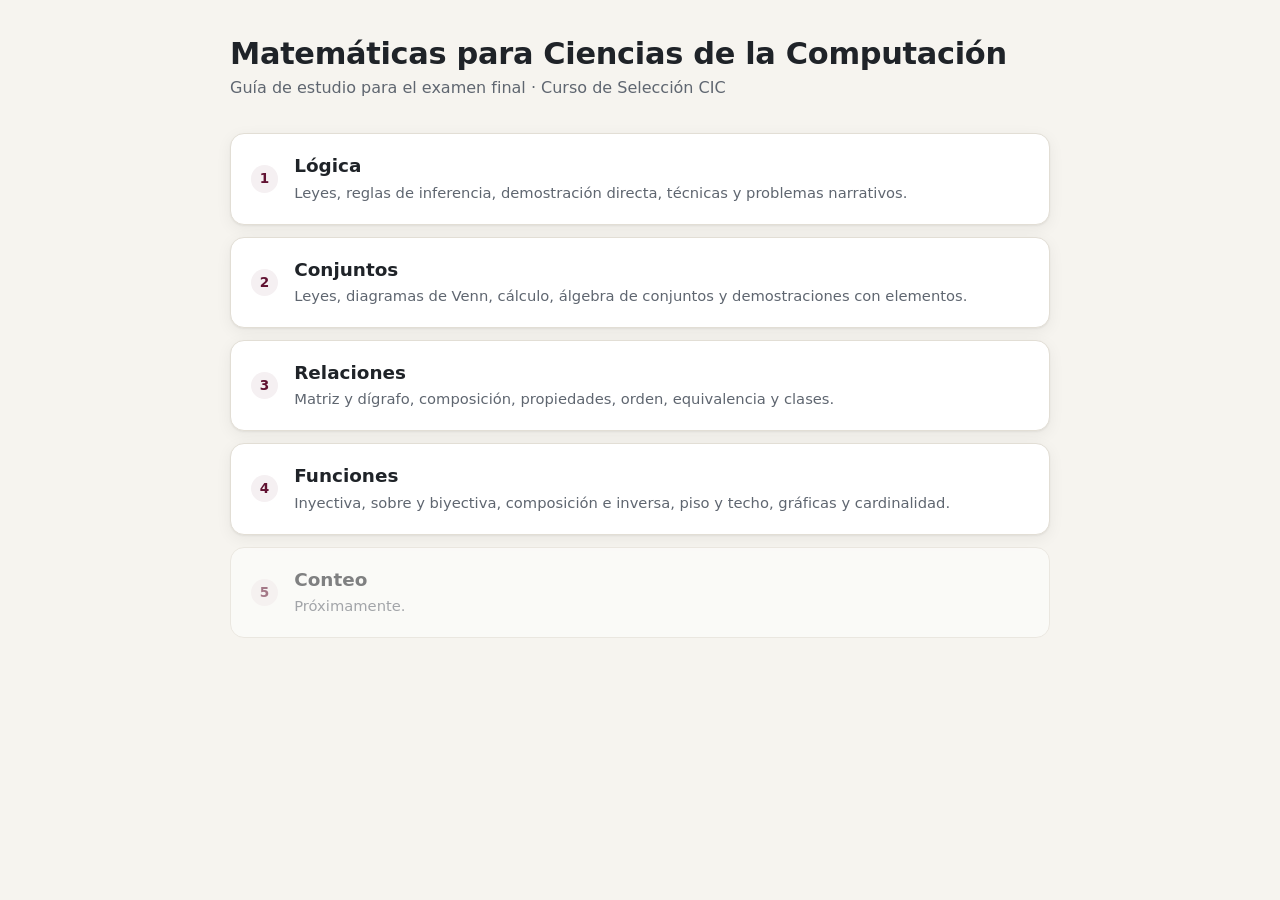
<file: index.html>
<!DOCTYPE html>
<html lang="es">
<head>
  <meta charset="utf-8">
  <meta name="viewport" content="width=device-width, initial-scale=1">
  <title>Estudio · Matemáticas para Ciencias de la Computación</title>
  <link rel="stylesheet" href="assets/css/estilos.css">
</head>
<body>
  <header class="encabezado">
    <h1>Matemáticas para Ciencias de la Computación</h1>
    <p class="sub">Guía de estudio para el examen final · Curso de Selección CIC</p>
  </header>
  <main>
    <ul id="unidades" class="unidades"></ul>
  </main>
  <script src="unidades.js"></script>
  <script>
    const lista = document.getElementById('unidades');
    window.UNIDADES.forEach((u, i) => {
      const li = document.createElement('li');
      const inner = u.lista ? document.createElement('a') : document.createElement('div');
      if (u.lista) inner.href = u.id + '/';
      inner.className = 'unidad' + (u.lista ? '' : ' pendiente');
      inner.innerHTML = `<span class="num">${i + 1}</span><span><strong></strong><small></small></span>`;
      inner.querySelector('strong').textContent = u.nombre;
      inner.querySelector('small').textContent = u.resumen;
      li.append(inner);
      lista.append(li);
    });
  </script>
</body>
</html>
</file>
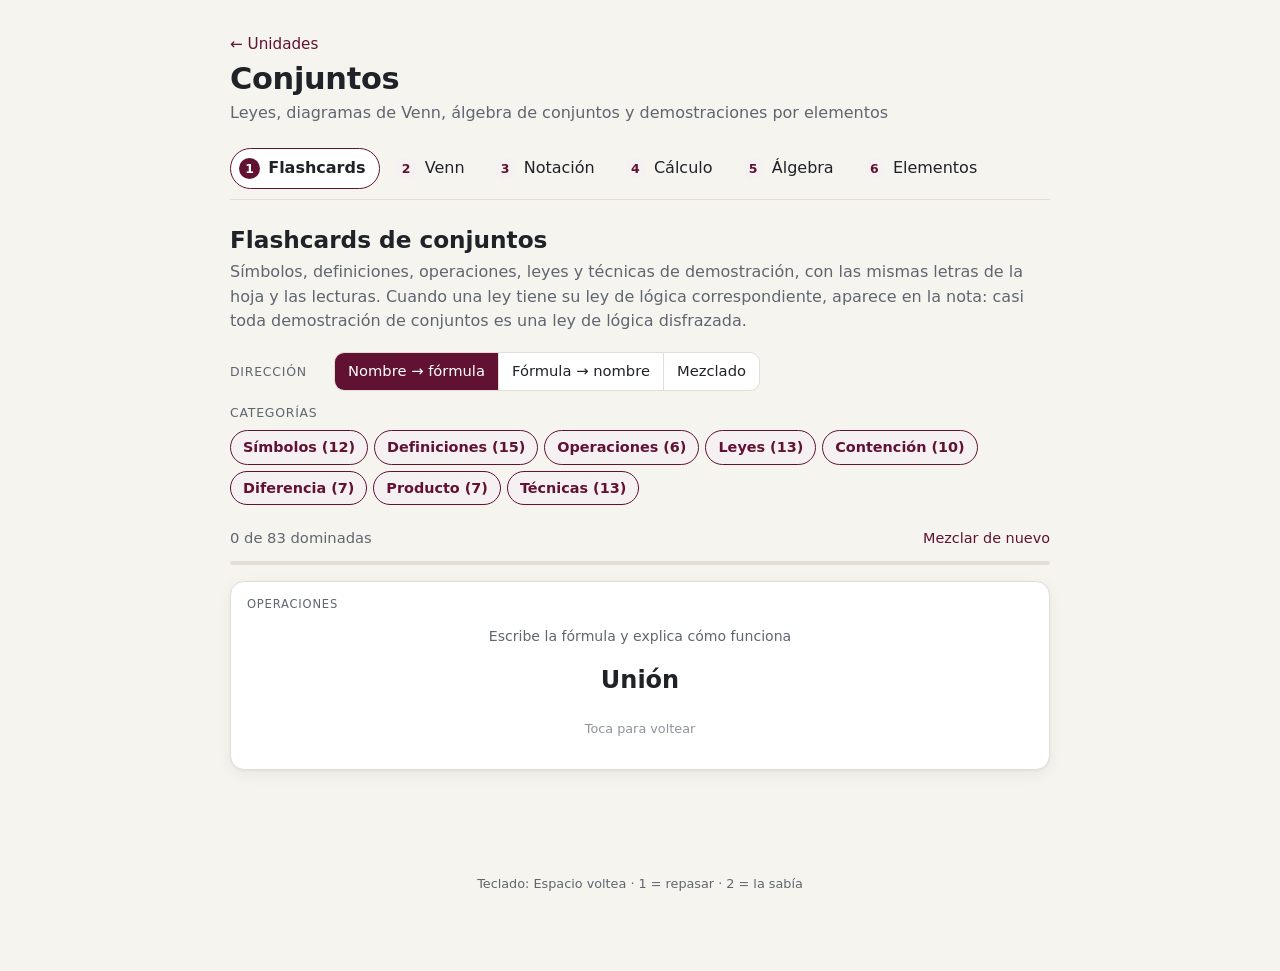
<file: conjuntos/index.html>
<!DOCTYPE html>
<html lang="es">
<head>
  <meta charset="utf-8">
  <meta name="viewport" content="width=device-width, initial-scale=1">
  <title>Conjuntos · Estudio de Matemáticas</title>
  <link rel="stylesheet" href="../assets/css/estilos.css">
  <link rel="stylesheet" href="../assets/css/extras.css">
</head>
<body>
  <header class="encabezado">
    <a class="volver" href="../">← Unidades</a>
    <h1>Conjuntos</h1>
    <p class="sub">Leyes, diagramas de Venn, álgebra de conjuntos y demostraciones por elementos</p>
  </header>
  <main id="app"></main>

  <!-- Núcleo y motores compartidos -->
  <script src="../assets/js/estudio.js"></script>
  <script src="../assets/js/tarjetas.js"></script>
  <script src="../assets/js/problemas.js"></script>
  <script src="../assets/js/conjuntos-expr.js"></script>
  <script src="../assets/js/venn.js"></script>

  <!-- Datos de esta unidad: el orden de los scripts es el orden de las pestañas -->
  <script>ESTUDIO.unidad({ id: 'conjuntos', titulo: 'Conjuntos' });</script>
  <script src="datos/flashcards.js"></script>
  <script src="datos/venn-ejercicios.js"></script>
  <script src="datos/notacion.js"></script>
  <script src="datos/calculo.js"></script>
  <script src="datos/algebra.js"></script>
  <script src="datos/elementos.js"></script>

  <script>ESTUDIO.iniciar();</script>
</body>
</html>
</file>
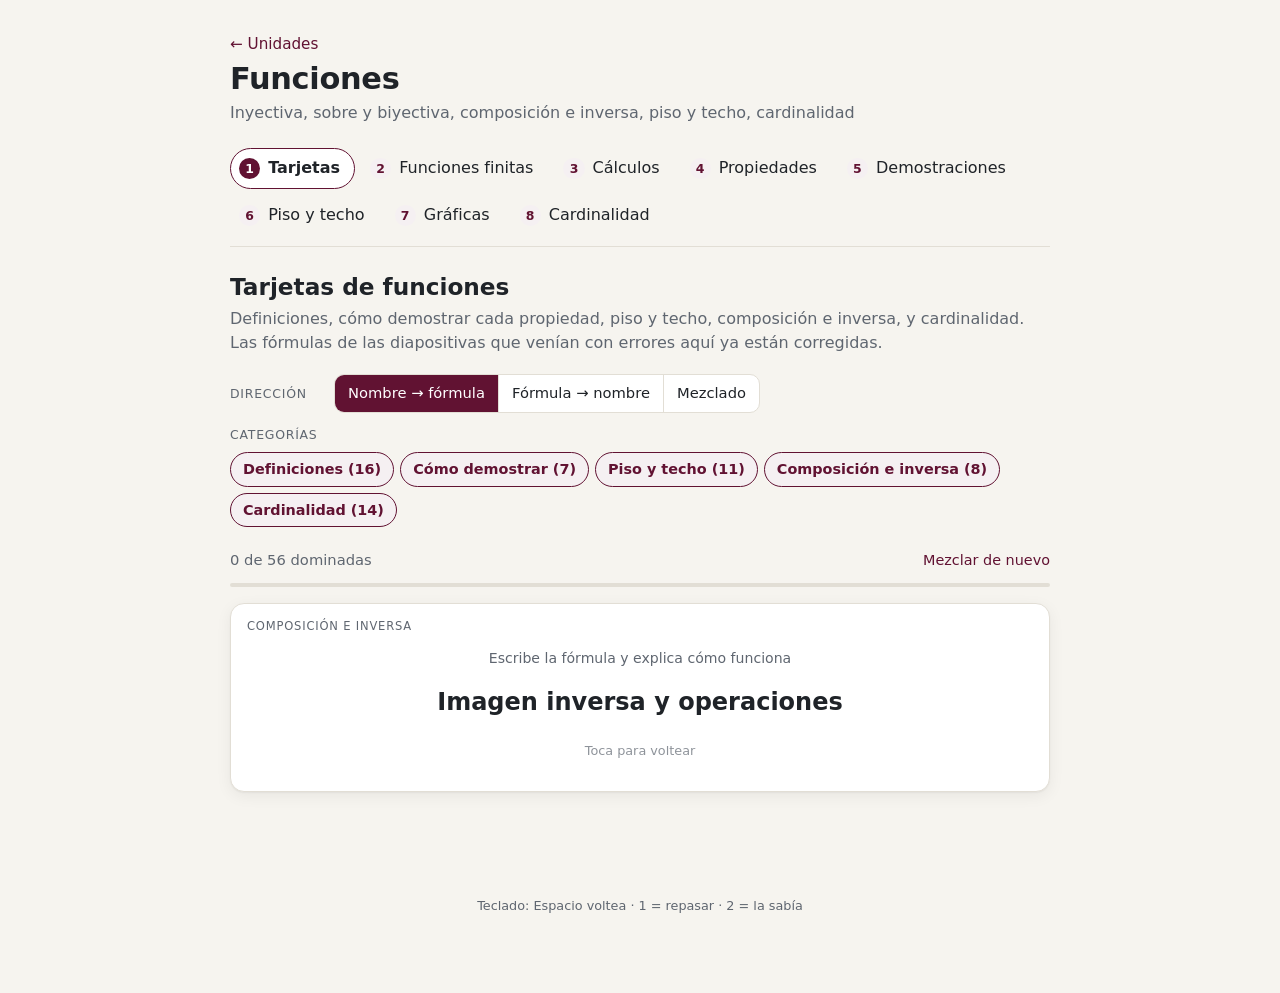
<file: funciones/index.html>
<!DOCTYPE html>
<html lang="es">
<head>
  <meta charset="utf-8">
  <meta name="viewport" content="width=device-width, initial-scale=1">
  <title>Funciones · Estudio de Matemáticas</title>
  <link rel="stylesheet" href="../assets/css/estilos.css">
  <link rel="stylesheet" href="../assets/css/extras.css">
  <link rel="stylesheet" href="../assets/css/matriz.css">
  <link rel="stylesheet" href="../assets/css/funciones.css">
</head>
<body>
  <header class="encabezado">
    <a class="volver" href="../">← Unidades</a>
    <h1>Funciones</h1>
    <p class="sub">Inyectiva, sobre y biyectiva, composición e inversa, piso y techo, cardinalidad</p>
  </header>
  <main id="app"></main>

  <!-- Núcleo y motores compartidos -->
  <script src="../assets/js/estudio.js"></script>
  <script src="../assets/js/tarjetas.js"></script>
  <script src="../assets/js/problemas.js"></script>
  <script src="../assets/js/relaciones.js"></script>
  <script src="../assets/js/funciones.js"></script>
  <script src="../assets/js/flechas.js"></script>
  <script src="../assets/js/grafica.js"></script>

  <!-- Datos de esta unidad: el orden de los scripts es el orden de las pestañas -->
  <script>ESTUDIO.unidad({ id: 'funciones', titulo: 'Funciones' });</script>
  <script src="datos/tarjetas.js"></script>
  <script src="datos/finitas.js"></script>
  <script src="datos/calculo.js"></script>
  <script src="datos/propiedades.js"></script>
  <script src="datos/demostraciones.js"></script>
  <script src="datos/pisotecho.js"></script>
  <script src="datos/graficas.js"></script>
  <script src="datos/cardinalidad.js"></script>

  <script>ESTUDIO.iniciar();</script>
</body>
</html>
</file>
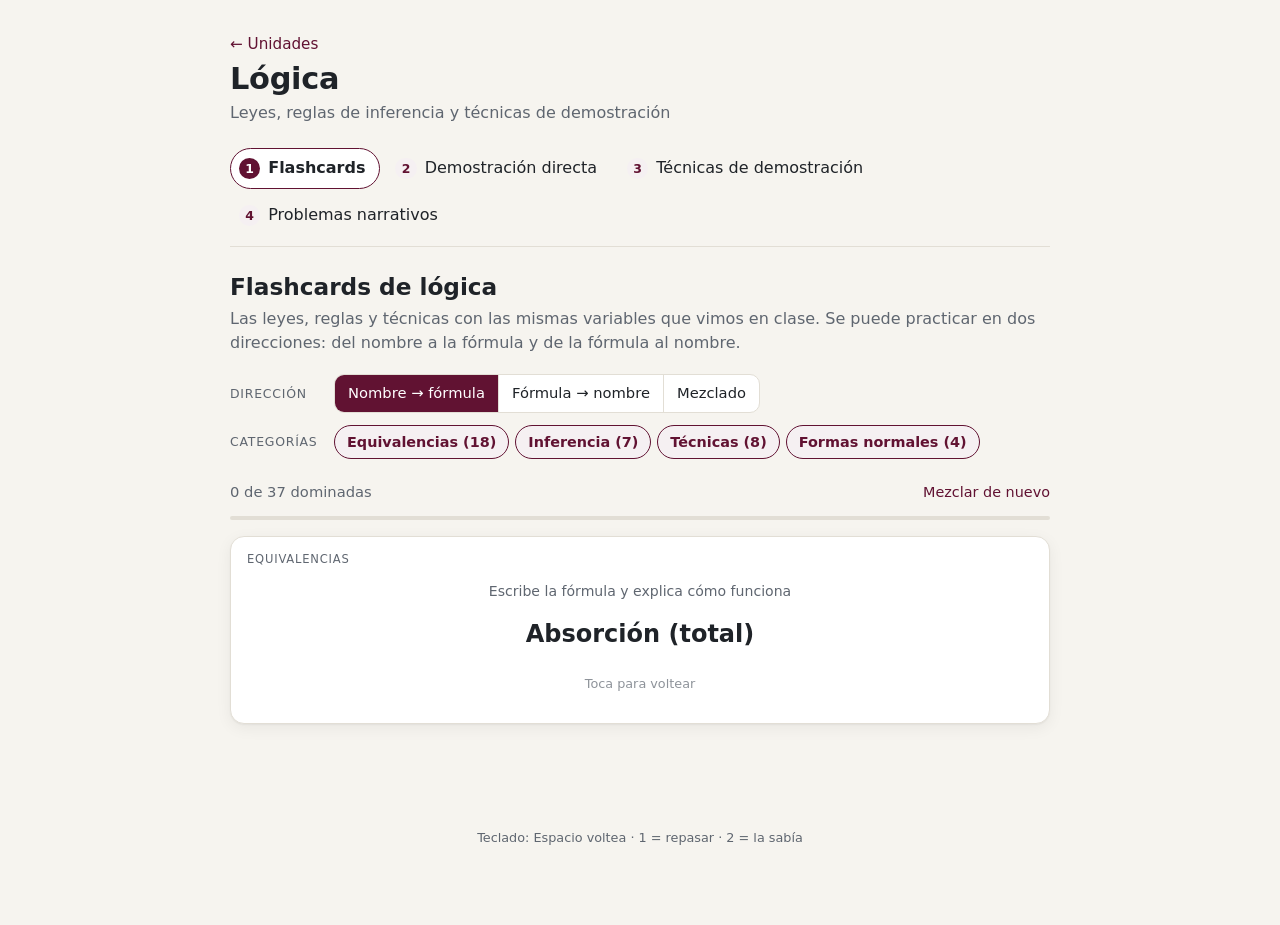
<file: logica/index.html>
<!DOCTYPE html>
<html lang="es">
<head>
  <meta charset="utf-8">
  <meta name="viewport" content="width=device-width, initial-scale=1">
  <title>Lógica · Estudio de Matemáticas</title>
  <link rel="stylesheet" href="../assets/css/estilos.css">
</head>
<body>
  <header class="encabezado">
    <a class="volver" href="../">← Unidades</a>
    <h1>Lógica</h1>
    <p class="sub">Leyes, reglas de inferencia y técnicas de demostración</p>
  </header>
  <main id="app"></main>

  <!-- Núcleo y motores compartidos -->
  <script src="../assets/js/estudio.js"></script>
  <script src="../assets/js/tarjetas.js"></script>
  <script src="../assets/js/problemas.js"></script>

  <!-- Datos de esta unidad: el orden de los scripts es el orden de las pestañas -->
  <script>ESTUDIO.unidad({ id: 'logica', titulo: 'Lógica' });</script>
  <script src="datos/flashcards.js"></script>
  <script src="datos/directa.js"></script>
  <script src="datos/tecnicas.js"></script>
  <script src="datos/narrativas.js"></script>

  <script>ESTUDIO.iniciar();</script>
</body>
</html>
</file>
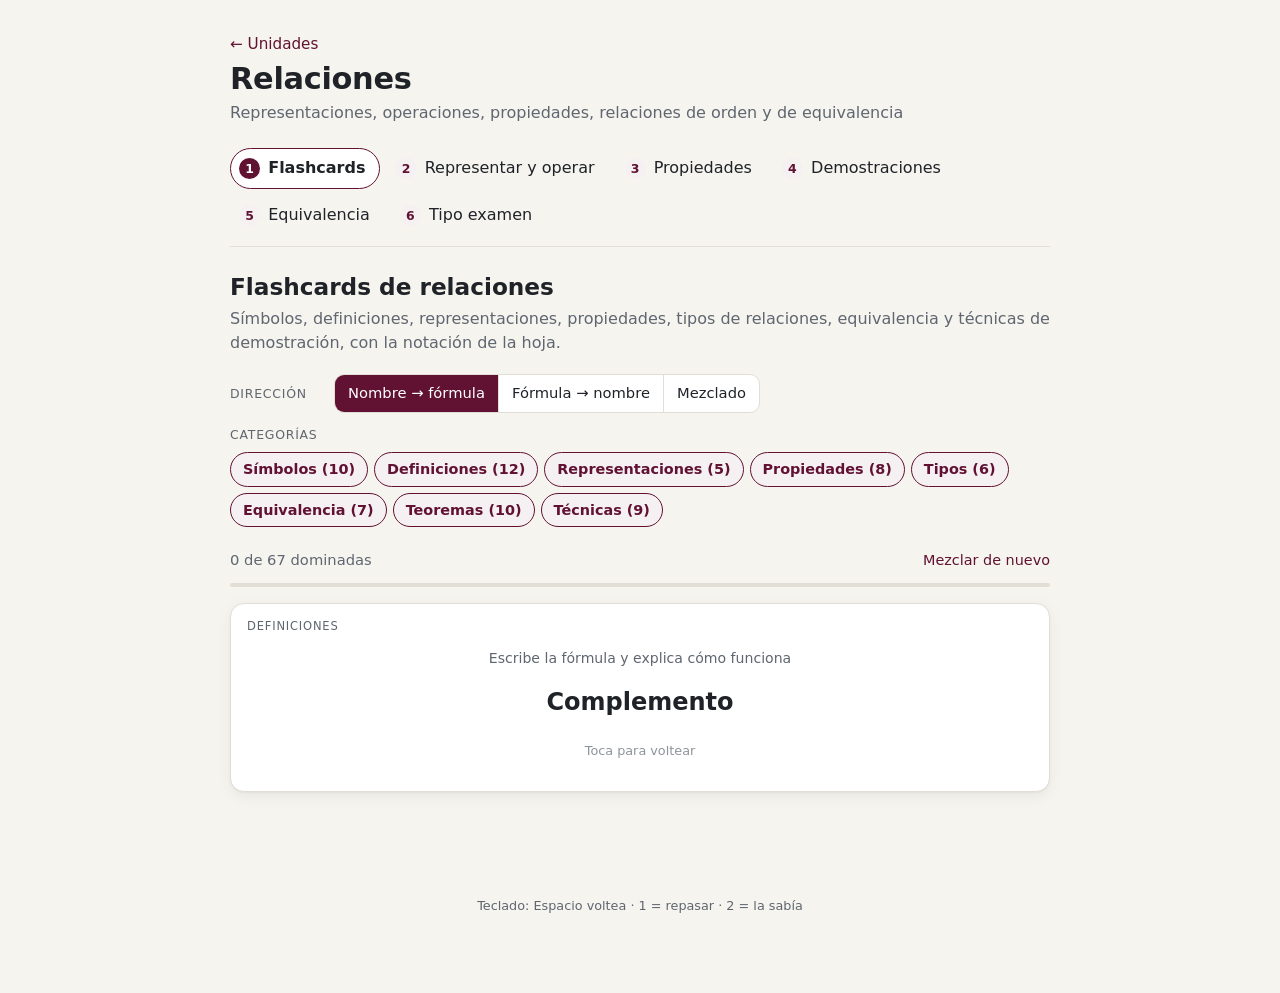
<file: relaciones/index.html>
<!DOCTYPE html>
<html lang="es">
<head>
  <meta charset="utf-8">
  <meta name="viewport" content="width=device-width, initial-scale=1">
  <title>Relaciones · Estudio de Matemáticas</title>
  <link rel="stylesheet" href="../assets/css/estilos.css">
  <link rel="stylesheet" href="../assets/css/extras.css">
  <link rel="stylesheet" href="../assets/css/matriz.css">
</head>
<body>
  <header class="encabezado">
    <a class="volver" href="../">← Unidades</a>
    <h1>Relaciones</h1>
    <p class="sub">Representaciones, operaciones, propiedades, relaciones de orden y de equivalencia</p>
  </header>
  <main id="app"></main>

  <!-- Núcleo y motores compartidos -->
  <script src="../assets/js/estudio.js"></script>
  <script src="../assets/js/tarjetas.js"></script>
  <script src="../assets/js/problemas.js"></script>
  <script src="../assets/js/relaciones.js"></script>
  <script src="../assets/js/matriz.js"></script>

  <!-- Datos de esta unidad: el orden de los scripts es el orden de las pestañas -->
  <script>ESTUDIO.unidad({ id: 'relaciones', titulo: 'Relaciones' });</script>
  <script src="datos/flashcards.js"></script>
  <script src="datos/operar.js"></script>
  <script src="datos/propiedades.js"></script>
  <script src="datos/demostraciones.js"></script>
  <script src="datos/equivalencia.js"></script>
  <script src="datos/examen.js"></script>

  <script>ESTUDIO.iniciar();</script>
</body>
</html>
</file>
<file: assets/css/estilos.css>
:root {
  --fondo: #f6f4ef;
  --superficie: #ffffff;
  --tinta: #1f2328;
  --tenue: #5f6670;
  --borde: #e2ded5;
  --acento: #611232;
  --acento-suave: #f5f0f2;
  --ok: #2e7d4f;
  --ok-suave: #e5f3ea;
  --aviso: #a3591b;
  --aviso-suave: #fbeee2;
  --sombra: 0 1px 2px rgb(0 0 0 / .05), 0 4px 16px rgb(0 0 0 / .06);
  --radio: 14px;
  --fuente: system-ui, -apple-system, "Segoe UI", Roboto, "Helvetica Neue", Arial, sans-serif;
  --fuente-formula: "Cambria Math", "STIX Two Math", "Latin Modern Math", "Cambria", "Georgia", "Segoe UI Symbol", serif;
}
@media (prefers-color-scheme: dark) {
  :root {
    --fondo: #16181c;
    --superficie: #1f2228;
    --tinta: #e8e6e1;
    --tenue: #9ba1aa;
    --borde: #33373f;
    --acento: #7fb0e0;
    --acento-suave: #24303d;
    --ok: #6fc995;
    --ok-suave: #1e3328;
    --aviso: #e8a46a;
    --aviso-suave: #3a2a1d;
    --sombra: 0 1px 2px rgb(0 0 0 / .3), 0 4px 16px rgb(0 0 0 / .3);
  }
}

* { box-sizing: border-box; }
body {
  margin: 0;
  background: var(--fondo);
  color: var(--tinta);
  font: 16px/1.55 var(--fuente);
}
main { max-width: 860px; margin: 0 auto; padding: 0 20px 64px; }
h1, h2, h3 { line-height: 1.2; }
button { font: inherit; color: inherit; }
.oculto { display: none !important; }

/* ---------- Encabezado ---------- */
.encabezado { max-width: 860px; margin: 0 auto; padding: 32px 20px 12px; }
.encabezado h1 { margin: 4px 0 4px; font-size: 1.9rem; letter-spacing: -.01em; }
.encabezado .sub { margin: 0; color: var(--tenue); }
.volver { color: var(--acento); text-decoration: none; font-size: .95rem; }
.volver:hover { text-decoration: underline; }

/* ---------- Inicio ---------- */
.unidades { list-style: none; padding: 0; margin: 20px 0; display: grid; gap: 12px; }
.unidad {
  display: flex; gap: 16px; align-items: center;
  padding: 18px 20px; border-radius: var(--radio);
  background: var(--superficie); border: 1px solid var(--borde); box-shadow: var(--sombra);
  color: inherit; text-decoration: none;
}
a.unidad:hover { border-color: var(--acento); }
.unidad strong { display: block; font-size: 1.15rem; }
.unidad small { color: var(--tenue); font-size: .92rem; }
.unidad.pendiente { opacity: .55; box-shadow: none; }
.num {
  flex: none; display: inline-grid; place-items: center;
  width: 2em; height: 2em; border-radius: 50%;
  background: var(--acento-suave); color: var(--acento); font-weight: 650; font-size: .85rem;
}

/* ---------- Pestañas ---------- */
.pestanas {
  position: sticky; top: 0; z-index: 5;
  display: flex; gap: 6px; overflow-x: auto; padding: 10px 0;
  background: var(--fondo); border-bottom: 1px solid var(--borde);
  scrollbar-width: thin;
}
@media (min-width: 700px) { .pestanas { flex-wrap: wrap; } }
.pestana {
  flex: none; display: flex; gap: 8px; align-items: center;
  padding: 7px 14px 7px 8px; border-radius: 999px; cursor: pointer;
  background: transparent; border: 1px solid transparent; white-space: nowrap;
}
.pestana .num { width: 1.7em; height: 1.7em; font-size: .78rem; }
.pestana:hover { background: var(--superficie); border-color: var(--borde); }
.pestana[aria-current="page"] { background: var(--superficie); border-color: var(--acento); font-weight: 600; }
.pestana[aria-current="page"] .num { background: var(--acento); color: var(--superficie); }

.panel h2 { margin: 26px 0 6px; font-size: 1.45rem; }
.descripcion { color: var(--tenue); margin: 0 0 18px; }

/* ---------- Controles de tarjetas ---------- */
.controles { display: grid; gap: 12px; margin-bottom: 18px; }
.control { display: flex; flex-wrap: wrap; gap: 8px 12px; align-items: center; }
.etiqueta { font-size: .78rem; text-transform: uppercase; letter-spacing: .06em; color: var(--tenue); min-width: 92px; }
.segmentado { display: inline-flex; border: 1px solid var(--borde); border-radius: 10px; overflow: hidden; background: var(--superficie); }
.seg { padding: 7px 13px; border: 0; background: transparent; cursor: pointer; font-size: .92rem; }
.seg + .seg { border-left: 1px solid var(--borde); }
.seg[aria-pressed="true"] { background: var(--acento); color: var(--superficie); }
.chips { display: flex; flex-wrap: wrap; gap: 6px; }
.chip {
  padding: 5px 12px; border-radius: 999px; cursor: pointer; font-size: .9rem;
  border: 1px solid var(--borde); background: var(--superficie); color: var(--tenue);
}
.chip[aria-pressed="true"] { border-color: var(--acento); background: var(--acento-suave); color: var(--acento); font-weight: 600; }

/* ---------- Progreso ---------- */
.progreso { display: flex; flex-wrap: wrap; gap: 6px 16px; align-items: center; font-size: .92rem; color: var(--tenue); }
.progreso > :last-child { margin-left: auto; }
.barra { height: 4px; border-radius: 4px; background: var(--borde); margin: 8px 0 16px; overflow: hidden; }
.barra > div { height: 100%; background: var(--acento); transition: width .25s; }
.etiqueta-origen { padding: 2px 10px; border-radius: 999px; background: var(--acento-suave); color: var(--acento); font-weight: 600; font-size: .82rem; }
.btn-texto { border: 0; background: none; color: var(--acento); cursor: pointer; padding: 4px 0; font-size: .9rem; }
.btn-texto:hover { text-decoration: underline; }

/* ---------- Tarjeta ---------- */
.zona-tarjeta { perspective: 1400px; }
.tarjeta {
  display: grid; width: 100%; min-height: 280px; padding: 0; border: 0; background: none;
  cursor: pointer; text-align: center;
  transform-style: preserve-3d; transition: transform .45s cubic-bezier(.2, .7, .2, 1);
}
.tarjeta.volteada { transform: rotateY(180deg); }
.cara {
  grid-area: 1 / 1; display: flex; flex-direction: column; justify-content: center; align-items: center; gap: 14px;
  padding: 44px 28px 30px; border-radius: var(--radio);
  background: var(--superficie); border: 1px solid var(--borde); box-shadow: var(--sombra);
  backface-visibility: hidden; -webkit-backface-visibility: hidden; position: relative;
}
.reverso { transform: rotateY(180deg); border-color: var(--acento); }
.cat {
  position: absolute; top: 14px; left: 16px;
  font-size: .72rem; text-transform: uppercase; letter-spacing: .07em; color: var(--tenue);
}
.indicacion { font-size: .88rem; color: var(--tenue); }
.nombre-grande { font-size: 1.5rem; font-weight: 650; }
.toca { font-size: .8rem; color: var(--tenue); opacity: .7; margin-top: 6px; }
.tarjeta:focus-visible { outline: none; }
.tarjeta:focus-visible .cara { outline: 3px solid var(--acento); outline-offset: 2px; }
@media (prefers-reduced-motion: reduce) { .tarjeta { transition: none; } }

/* ---------- Fórmulas ---------- */
.formula { font-family: var(--fuente-formula); }
.formula.grande { font-size: 1.45rem; line-height: 1.6; }
.formula.enunciado { text-align: center; padding: 10px 0; }
.formula-linea { font-family: var(--fuente-formula); }

/* ---------- Botones ---------- */
.acciones { display: flex; flex-wrap: wrap; gap: 10px; justify-content: center; margin: 18px 0; }
.btn {
  padding: 10px 18px; border-radius: 10px; cursor: pointer;
  border: 1px solid var(--borde); background: var(--superficie); font-weight: 550;
}
.btn:hover { border-color: var(--acento); }
.btn.primario { background: var(--acento); border-color: var(--acento); color: var(--superficie); }
.btn.sabia { background: var(--ok-suave); border-color: var(--ok); color: var(--ok); }
.btn.repasar { background: var(--aviso-suave); border-color: var(--aviso); color: var(--aviso); }
.ayuda-teclas { text-align: center; font-size: .8rem; color: var(--tenue); }
@media (hover: none) { .ayuda-teclas { display: none; } }

/* ---------- Problemas ---------- */
.instrucciones {
  background: var(--acento-suave); border-radius: var(--radio); padding: 12px 18px; margin-bottom: 18px;
}
.instrucciones summary { cursor: pointer; font-weight: 650; color: var(--acento); }
.instrucciones ul, .instrucciones ol { margin: 8px 0 2px; padding-left: 22px; }
.instrucciones li { margin: 4px 0; }
.problema {
  background: var(--superficie); border: 1px solid var(--borde); border-radius: var(--radio);
  box-shadow: var(--sombra); padding: 22px 26px;
}
.instruccion-corta { margin: 0 0 6px; font-size: .92rem; color: var(--tenue); font-style: italic; text-align: center; }
.narrativa p { margin: 0 0 6px; font-size: 1.08rem; }
.narrativa .conclusion { font-weight: 650; margin-top: 10px; }
.variables { margin-top: 16px; padding-top: 14px; border-top: 1px dashed var(--borde); }
.variables table { border-collapse: collapse; margin: 0 auto 10px; }
.variables td { padding: 3px 10px; }
.variables .var { font-family: var(--fuente-formula); font-weight: 700; font-size: 1.15rem; text-align: right; }
.variables .formula { text-align: center; }

.solucion {
  background: var(--superficie); border: 1px solid var(--acento); border-radius: var(--radio);
  padding: 18px 22px; margin-bottom: 12px;
}
.tecnica { margin-bottom: 10px; color: var(--tenue); }
.tecnica strong { color: var(--tinta); }
.tabla-scroll { overflow-x: auto; }
.demostracion { border-collapse: collapse; width: 100%; }
.demostracion td { padding: 5px 10px; vertical-align: top; }
.demostracion .n { color: var(--tenue); text-align: right; width: 2.5em; }
.demostracion .f { font-family: var(--fuente-formula); font-size: 1.12rem; white-space: nowrap; }
.demostracion .j { color: var(--tenue); font-size: .93rem; }
.demostracion .separador td { padding: 0; border-top: 1.5px dashed var(--tenue); height: 4px; }
.demostracion .sub .f { border-left: 3px solid var(--acento); padding-left: 16px; }
.demostracion .negacion .f, .demostracion .supuesto .f { color: var(--aviso); }
.qed { text-align: right; font-weight: 600; margin: 12px 0 0; }
.asignacion { display: flex; gap: 8px; flex-wrap: wrap; margin-bottom: 10px; }
.chip-valor { font-family: var(--fuente-formula); padding: 3px 12px; border-radius: 999px; background: var(--aviso-suave); color: var(--aviso); font-weight: 700; }
.evaluacion { font-family: var(--fuente-formula); font-size: 1.1rem; }
.evaluacion div:first-child { font-family: var(--fuente); font-size: .95rem; color: var(--tenue); }
.nota { background: var(--fondo); border-radius: 10px; padding: 10px 14px; margin: 14px 0 0; font-size: .94rem; color: var(--tinta); text-align: left; }
.cara .nota { max-width: 560px; }

/* ---------- Resumen ---------- */
.resumen {
  background: var(--superficie); border: 1px solid var(--borde); border-radius: var(--radio);
  box-shadow: var(--sombra); padding: 24px 28px; text-align: center;
}
.resumen ul { text-align: left; display: inline-block; margin: 0; }

@media (max-width: 560px) {
  .encabezado h1 { font-size: 1.5rem; }
  .problema, .solucion { padding: 16px; }
  .formula.grande { font-size: 1.2rem; }
  .cara { padding: 40px 16px 24px; }
  .etiqueta { min-width: 0; width: 100%; }
}
</file>
<file: assets/css/extras.css>
/* Estilos para lo nuevo de los motores: pista, renglones con conector, títulos de sección,
   verdadero/falso y diagramas de Venn. Se carga después de estilos.css; usa currentColor para
   adaptarse solo al modo claro y oscuro. */
:root {
  --venn-sombra: #4f7fe0;
  --venn-sobra: #e05252;
  --venn-falta: #e0a030;
  --venn-dif: #e0a030;
  --ok: #2f9e5b;
  --mal: #d64545;
}
@media (prefers-color-scheme: dark) {
  :root { --venn-sombra: #6f97ee; --venn-sobra: #f07070; --ok: #4cc27c; --mal: #f07070; }
}

/* ---------- Problemas ---------- */
.pedido { margin: 0 0 .25rem; font-weight: 600; opacity: .8; }
.pista {
  margin: .75rem 0 0; padding: .6rem .8rem; border-radius: 8px; line-height: 1.5;
  background: color-mix(in srgb, var(--venn-falta) 14%, transparent);
  border-left: 4px solid var(--venn-falta);
}
table.demostracion td.op { white-space: nowrap; text-align: center; font-weight: 700; padding-right: .5rem; opacity: .85; }
table.demostracion tr.titulo td {
  padding-top: .9rem; font-weight: 700; font-size: .95em;
  border-bottom: 1px solid color-mix(in srgb, currentColor 25%, transparent);
}
table.demostracion tr.titulo:first-child td { padding-top: .2rem; }
.veredicto { display: inline-block; margin: .4rem 0 .6rem; padding: .2rem .8rem; border-radius: 999px; font-weight: 700; }
.veredicto.si { background: color-mix(in srgb, var(--ok) 20%, transparent); color: var(--ok); }
.veredicto.no { background: color-mix(in srgb, var(--mal) 20%, transparent); color: var(--mal); }

/* ---------- Venn ---------- */
.venn-uno { display: flex; justify-content: center; margin: .75rem 0; }
.venn-uno svg { width: 100%; max-width: 420px; }
.venn-dos { display: grid; grid-template-columns: 1fr 1fr; gap: .75rem; margin: .75rem 0; }
.venn-dos figure { margin: 0; text-align: center; }
.venn-dos svg { width: 100%; }
.venn-dos figcaption { margin-top: .25rem; }
@media (max-width: 560px) { .venn-dos { grid-template-columns: 1fr; } }

svg.venn { display: block; height: auto; user-select: none; -webkit-user-select: none; }
svg.venn.interactivo { cursor: pointer; -webkit-tap-highlight-color: transparent; }
svg.venn .venn-universo { fill: color-mix(in srgb, currentColor 4%, transparent); stroke: currentColor; stroke-opacity: .55; stroke-width: 1.5; }
svg.venn .venn-lineas circle { fill: none; stroke: currentColor; stroke-width: 2; pointer-events: none; }
svg.venn .venn-etiquetas text { fill: currentColor; font-size: 18px; font-weight: 700; font-style: italic; pointer-events: none; }
svg.venn .region { pointer-events: none; }
svg.venn .region.sombreada { fill: var(--venn-sombra); fill-opacity: .55; }
svg.venn .region.sobra { fill: var(--venn-sobra); fill-opacity: .6; }
svg.venn .region.diferencia { fill: var(--venn-dif); fill-opacity: .7; }
svg.venn .venn-rayas-fondo { fill: color-mix(in srgb, var(--venn-falta) 18%, transparent); }
svg.venn .venn-rayas-linea { stroke: var(--venn-falta); stroke-width: 3; }

.venn-respuesta { margin-top: .5rem; }
.venn-mensaje { min-height: 1.5em; margin: .5rem 0; font-weight: 600; }
.venn-mensaje.ok { color: var(--ok); }
.venn-mensaje.mal { color: var(--mal); }
.formula-linea { font-family: inherit; white-space: nowrap; }

/* Valores de un contraejemplo (A = {1}, B = Ø …) */
.asignacion { display: flex; flex-wrap: wrap; gap: .4rem; margin: .4rem 0 .6rem; }
</file>
<file: assets/css/matriz.css>
/* Motor de relaciones: matriz cero-uno, dígrafo, propiedades y clases. Se carga después de extras.css. */
:root {
  --g1: #4f7fe0; --g2: #e0a030; --g3: #2f9e5b; --g4: #c0569a; --g5: #8a63d2; --g6: #d06a3a; --g7: #3a9fb0; --g8: #7a8a2a; --g9: #a05a5a;
}

.rel-vista { display: flex; flex-wrap: wrap; gap: 18px 28px; justify-content: center; align-items: center; margin: 14px 0 4px; }
.rel-lado { flex: none; max-width: 100%; overflow-x: auto; }
.rel-pares { flex-basis: 100%; text-align: center; margin: 0; font-size: 1.02rem; overflow-wrap: anywhere; white-space: normal; }
.rel-nombre { font-weight: 700; margin: 12px 0 0; font-family: var(--fuente-formula); }

/* ---------- Matriz ---------- */
table.rel-matriz { border-collapse: separate; border-spacing: 3px; font-family: var(--fuente-formula); }
table.rel-matriz th { font-weight: 700; padding: 2px 6px; color: var(--tenue); font-size: .95rem; white-space: nowrap; }
table.rel-matriz th[scope="row"] { text-align: right; }
table.rel-matriz td { padding: 0; }
.rel-matriz .celda {
  display: grid; place-items: center; width: 36px; height: 36px; border-radius: 8px;
  border: 1px solid var(--borde); background: var(--superficie); color: var(--tenue);
  font: 600 1rem var(--fuente-formula); padding: 0;
}
.rel-matriz .celda.uno { background: var(--venn-sombra); border-color: var(--venn-sombra); color: #fff; }
.rel-matriz.editable .celda { cursor: pointer; }
.rel-matriz.editable .celda:hover { border-color: var(--acento); }
.rel-matriz .celda.sobra { background: var(--venn-sobra); border-color: var(--venn-sobra); color: #fff; }
.rel-matriz .celda.falta { border: 2px dashed var(--venn-falta); background: color-mix(in srgb, var(--venn-falta) 18%, transparent); color: var(--tinta); }
@media (max-width: 560px) { .rel-matriz .celda { width: 30px; height: 30px; } }

/* ---------- Dígrafo ---------- */
svg.rel-digrafo { display: block; width: 260px; max-width: 100%; height: auto; color: var(--tinta); }
svg.rel-digrafo .flechas path { fill: none; stroke: currentColor; stroke-width: 1.6; opacity: .8; }
svg.rel-digrafo marker path { fill: currentColor; }
svg.rel-digrafo .nodo circle { fill: var(--acento-suave); stroke: var(--acento); stroke-width: 1.5; }
svg.rel-digrafo .nodo text { fill: currentColor; font: 600 14px var(--fuente-formula); }
svg.rel-digrafo .titulo-col { fill: var(--tenue); font: italic 700 15px var(--fuente-formula); }

/* ---------- Datos, resultados ---------- */
.rel-info { margin: 8px 0; }
.rel-info p { margin: 4px 0; white-space: normal; overflow-wrap: anywhere; }
.rel-info p.formula-linea { font-family: var(--fuente-formula); font-size: 1.05rem; }
.rel-datos { margin: 6px 0 2px; }
.rel-datos summary { cursor: pointer; color: var(--acento); font-size: .92rem; }
.rel-despues {
  background: var(--superficie); border: 1px solid var(--acento); border-radius: var(--radio);
  padding: 14px 20px; margin-bottom: 12px;
}
.rel-despues .nota:first-child { margin-top: 0; }

/* ---------- Propiedades ---------- */
.rel-props { display: grid; gap: 6px; margin: 16px auto 4px; max-width: 560px; }
.rel-prop { display: grid; grid-template-columns: 1fr auto; gap: 4px 12px; align-items: center; padding: 6px 10px; border-radius: 10px; border: 1px solid transparent; }
.rel-prop-nombre { font-weight: 600; }
.rel-prop .seg { min-width: 52px; }
.rel-prop.bien { border-color: var(--ok); background: color-mix(in srgb, var(--ok) 9%, transparent); }
.rel-prop.mal { border-color: var(--mal); background: color-mix(in srgb, var(--mal) 9%, transparent); }
.rel-por { grid-column: 1 / -1; font-size: .92rem; color: var(--tenue); }
.rel-por-linea { font-size: .92rem; color: var(--tenue); }
.rel-tipos-elegir { display: flex; flex-wrap: wrap; gap: 8px 12px; align-items: center; justify-content: center; margin: 14px 0 4px; }
.rel-tipos-elegir .chip[aria-pressed="true"] {
  background: color-mix(in srgb, var(--venn-sombra) 20%, transparent);
  border-color: var(--venn-sombra);
  color: var(--venn-sombra);
  font-weight: 600;
}
.chip.aplica { outline: 2px solid var(--ok); }
.chip.no-aplica { outline: 2px solid var(--mal); }
ul.rel-tipos { list-style: none; padding: 0; margin: 6px 0; }
ul.rel-tipos li { margin: 3px 0; }
ul.rel-tipos li.si { color: var(--ok); }
ul.rel-tipos li.no { color: var(--tinta); }
ul.rel-tipos li.no::first-letter { color: var(--mal); }
ul.rel-pide { margin: 4px 0 4px; padding-left: 22px; font-weight: 600; }

/* ---------- Clases (fichas de colores) ---------- */
.rel-fichas { display: flex; flex-wrap: wrap; gap: 8px; justify-content: center; margin: 16px 0 8px; }
.ficha {
  position: relative; min-width: 48px; height: 44px; padding: 0 12px; border-radius: 12px; cursor: pointer;
  border: 2px solid var(--borde); background: var(--superficie); font: 600 1.05rem var(--fuente-formula);
}
.ficha small { position: absolute; top: -8px; right: -8px; width: 20px; height: 20px; border-radius: 50%; display: grid; place-items: center;
  font: 700 .72rem var(--fuente); background: var(--superficie); border: 1.5px solid currentColor; }
.ficha.g1 { border-color: var(--g1); background: color-mix(in srgb, var(--g1) 22%, var(--superficie)); }
.ficha.g2 { border-color: var(--g2); background: color-mix(in srgb, var(--g2) 22%, var(--superficie)); }
.ficha.g3 { border-color: var(--g3); background: color-mix(in srgb, var(--g3) 22%, var(--superficie)); }
.ficha.g4 { border-color: var(--g4); background: color-mix(in srgb, var(--g4) 22%, var(--superficie)); }
.ficha.g5 { border-color: var(--g5); background: color-mix(in srgb, var(--g5) 22%, var(--superficie)); }
.ficha.g6 { border-color: var(--g6); background: color-mix(in srgb, var(--g6) 22%, var(--superficie)); }
.ficha.g7 { border-color: var(--g7); background: color-mix(in srgb, var(--g7) 22%, var(--superficie)); }
.ficha.g8 { border-color: var(--g8); background: color-mix(in srgb, var(--g8) 22%, var(--superficie)); }
.ficha.g9 { border-color: var(--g9); background: color-mix(in srgb, var(--g9) 22%, var(--superficie)); }
</file>
<file: assets/css/funciones.css>
/* Unidad de funciones: diagramas de flechas (flechas.js), gráficas escalonadas (grafica.js)
   y la respuesta corta de problemas.js. Se carga después de extras.css y matriz.css. */

/* ---------- Respuesta corta ("Sí es sobre", "No es función") ---------- */
.veredicto.neutro { background: color-mix(in srgb, var(--acento) 16%, transparent); color: var(--acento); }

/* ---------- Diagrama de flechas ---------- */
.fn-vista { display: flex; justify-content: center; margin: 12px 0 4px; overflow-x: auto; }
svg.fn-diagrama { display: block; width: 100%; height: auto; color: var(--tinta); }
svg.fn-diagrama .fn-conjunto { fill: color-mix(in srgb, var(--acento) 6%, transparent); stroke: var(--borde); stroke-width: 1.5; }
svg.fn-diagrama .fn-titulo { fill: var(--tenue); font: italic 700 14px var(--fuente-formula); }
svg.fn-diagrama .fn-flechas path { fill: none; stroke: currentColor; stroke-width: 1.6; opacity: .8; }
svg.fn-diagrama marker path { fill: currentColor; }
svg.fn-diagrama .fn-nodo rect { fill: var(--acento-suave); stroke: var(--acento); stroke-width: 1.5; }
svg.fn-diagrama .fn-nodo text { fill: currentColor; font: 600 14px var(--fuente-formula); }
svg.fn-diagrama .fn-nodo.marcado rect { fill: var(--venn-falta); stroke: var(--venn-falta); }

.fn-datos { display: flex; flex-wrap: wrap; gap: 8px 28px; justify-content: center; margin: 10px 0; }
.fn-figura { margin: 0; text-align: center; min-width: 200px; max-width: 100%; }
.fn-figura figcaption { margin-top: 2px; white-space: normal; overflow-wrap: anywhere; font-family: var(--fuente-formula); }

/* ---------- Elegir imágenes ---------- */
.fn-constructor { margin: 12px 0 4px; }
.fn-constructor.apagada { opacity: .35; pointer-events: none; }
.fn-filas { display: grid; gap: 6px; justify-content: center; margin: 0 auto; }
.fn-fila { display: flex; flex-wrap: wrap; align-items: center; gap: 6px 10px; padding: 4px 8px; border-radius: 10px; border: 1px solid transparent; }
.fn-fila.bien { border-color: var(--ok); background: color-mix(in srgb, var(--ok) 9%, transparent); }
.fn-fila.mal { border-color: var(--mal); background: color-mix(in srgb, var(--mal) 9%, transparent); }
.fn-etiqueta { min-width: 92px; text-align: right; font-family: var(--fuente-formula); font-weight: 600; }
.rel-prop.apagada { opacity: .4; }
.btn[aria-pressed="true"] { border-color: var(--acento); background: var(--acento-suave); }

/* Fichas de imagen: sobra / falta */
.ficha.sobra { border-color: var(--venn-sobra); background: color-mix(in srgb, var(--venn-sobra) 25%, var(--superficie)); }
.ficha.falta { border: 2px dashed var(--venn-falta); }

/* ---------- Gráficas ---------- */
.grafica-sol { display: flex; justify-content: center; margin: 12px 0; }
svg.grafica { display: block; width: 100%; height: auto; color: var(--tinta); }
svg.grafica .gr-rejilla { stroke: currentColor; stroke-opacity: .1; stroke-width: 1; }
svg.grafica .gr-eje { stroke: currentColor; stroke-opacity: .6; stroke-width: 1.4; }
svg.grafica .gr-num { fill: var(--tenue); font: 12px var(--fuente-formula); }
svg.grafica .gr-tramo { stroke: var(--venn-sombra); stroke-width: 3; stroke-linecap: butt; }
svg.grafica .gr-cerrado { fill: var(--venn-sombra); }
svg.grafica .gr-abierto { fill: var(--superficie, #fff); stroke: var(--venn-sombra); stroke-width: 2; }
</file>
